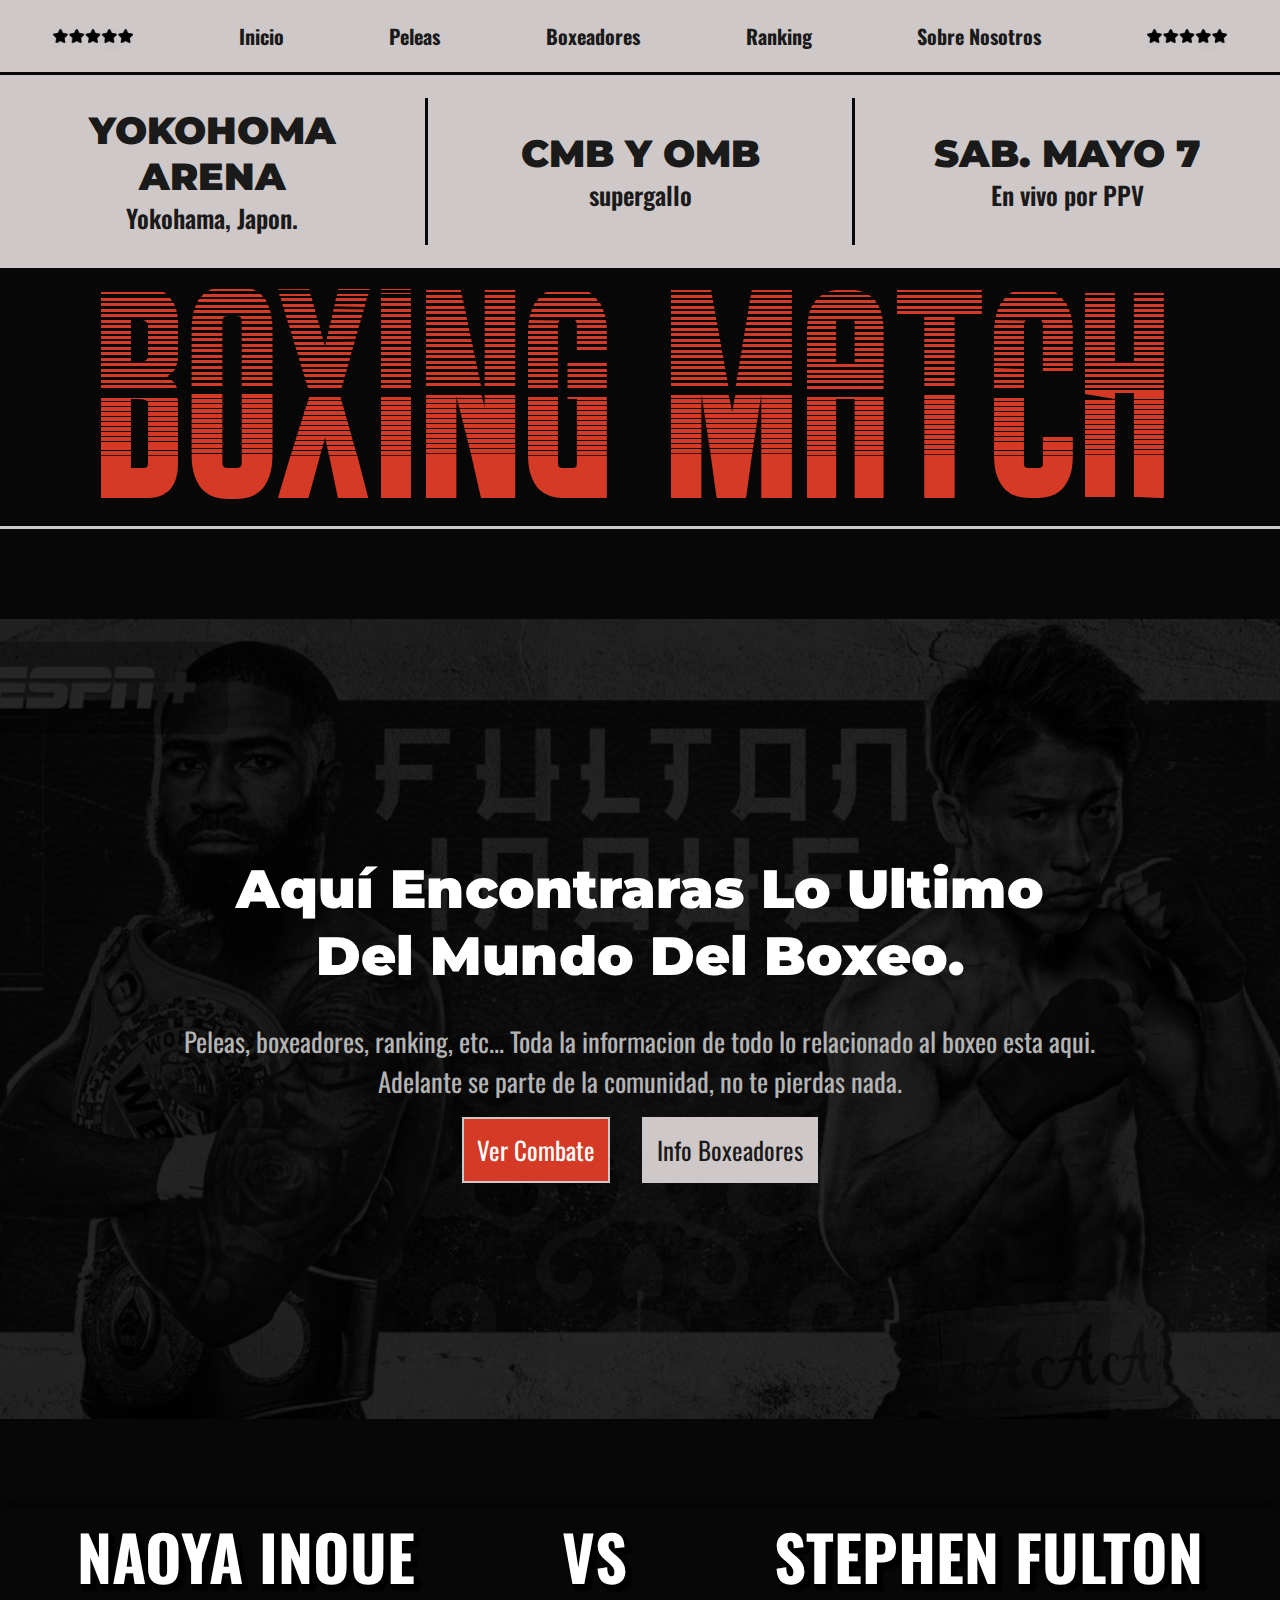
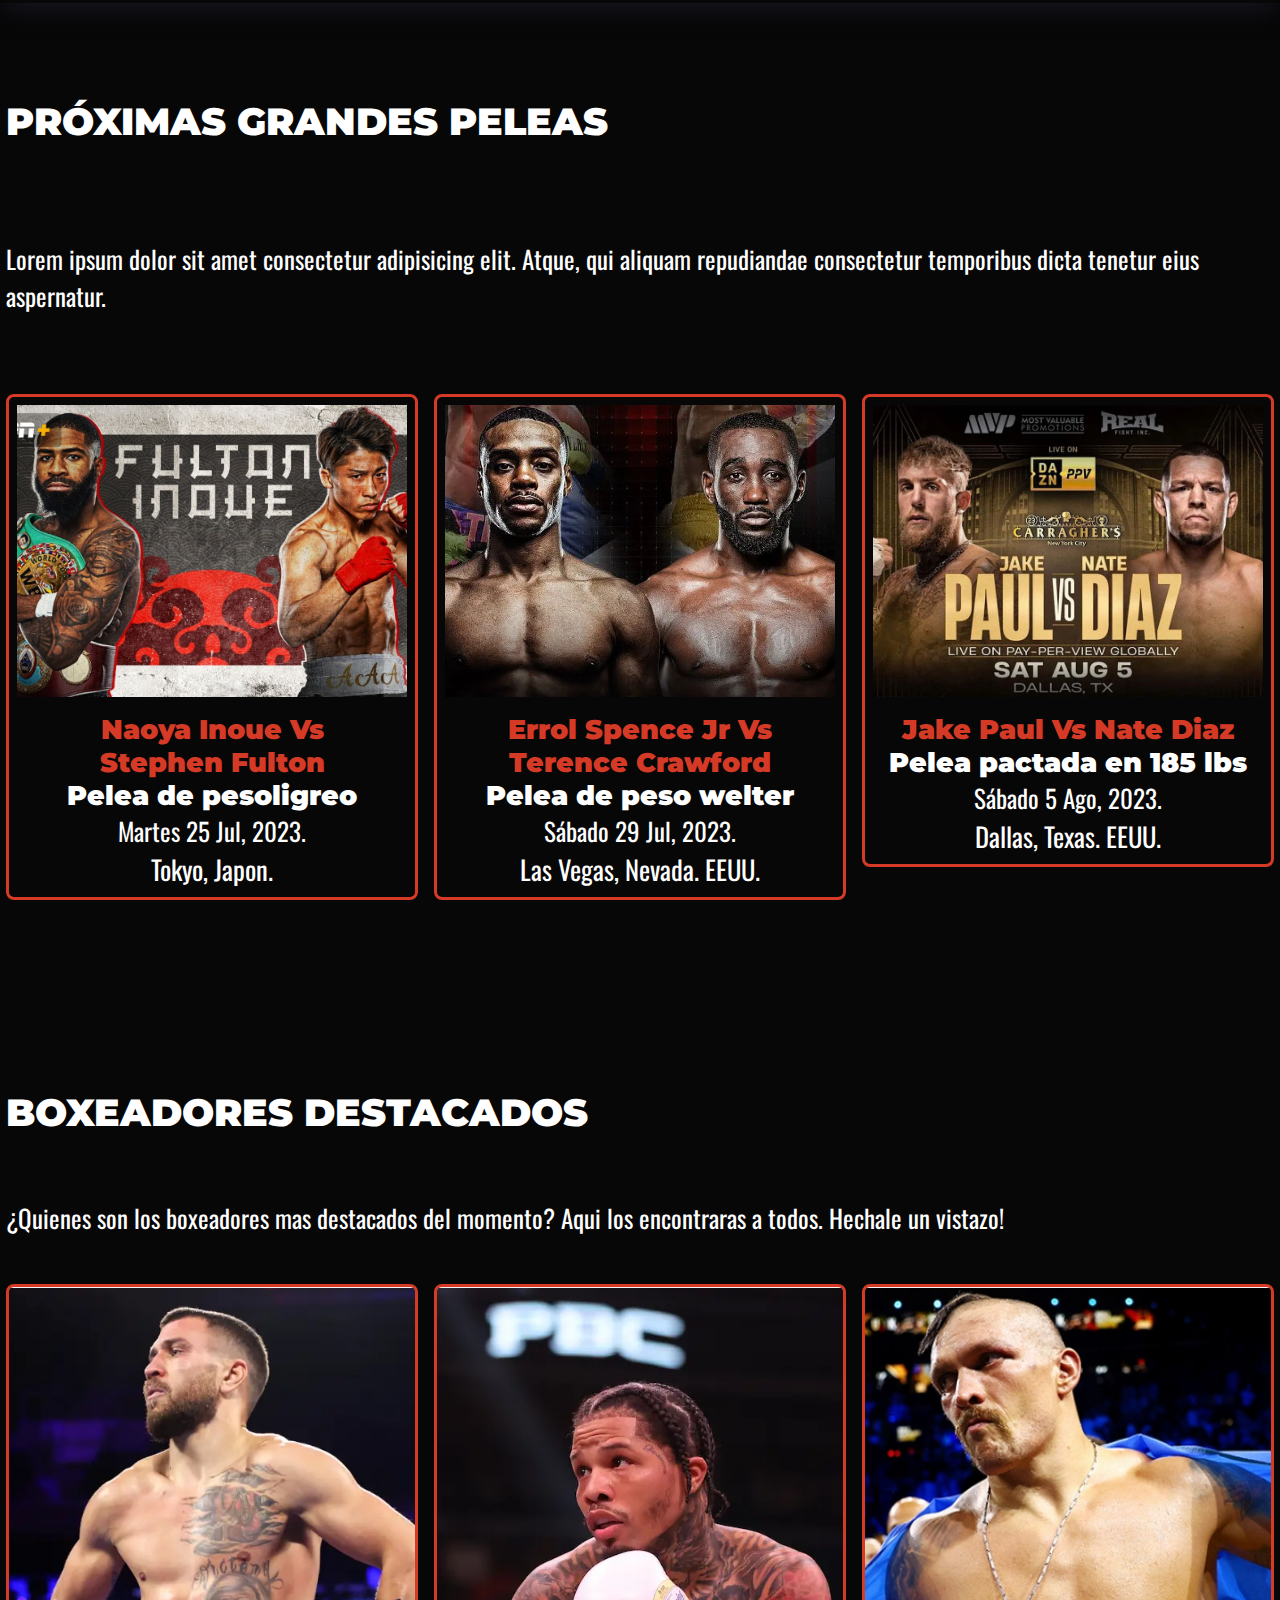
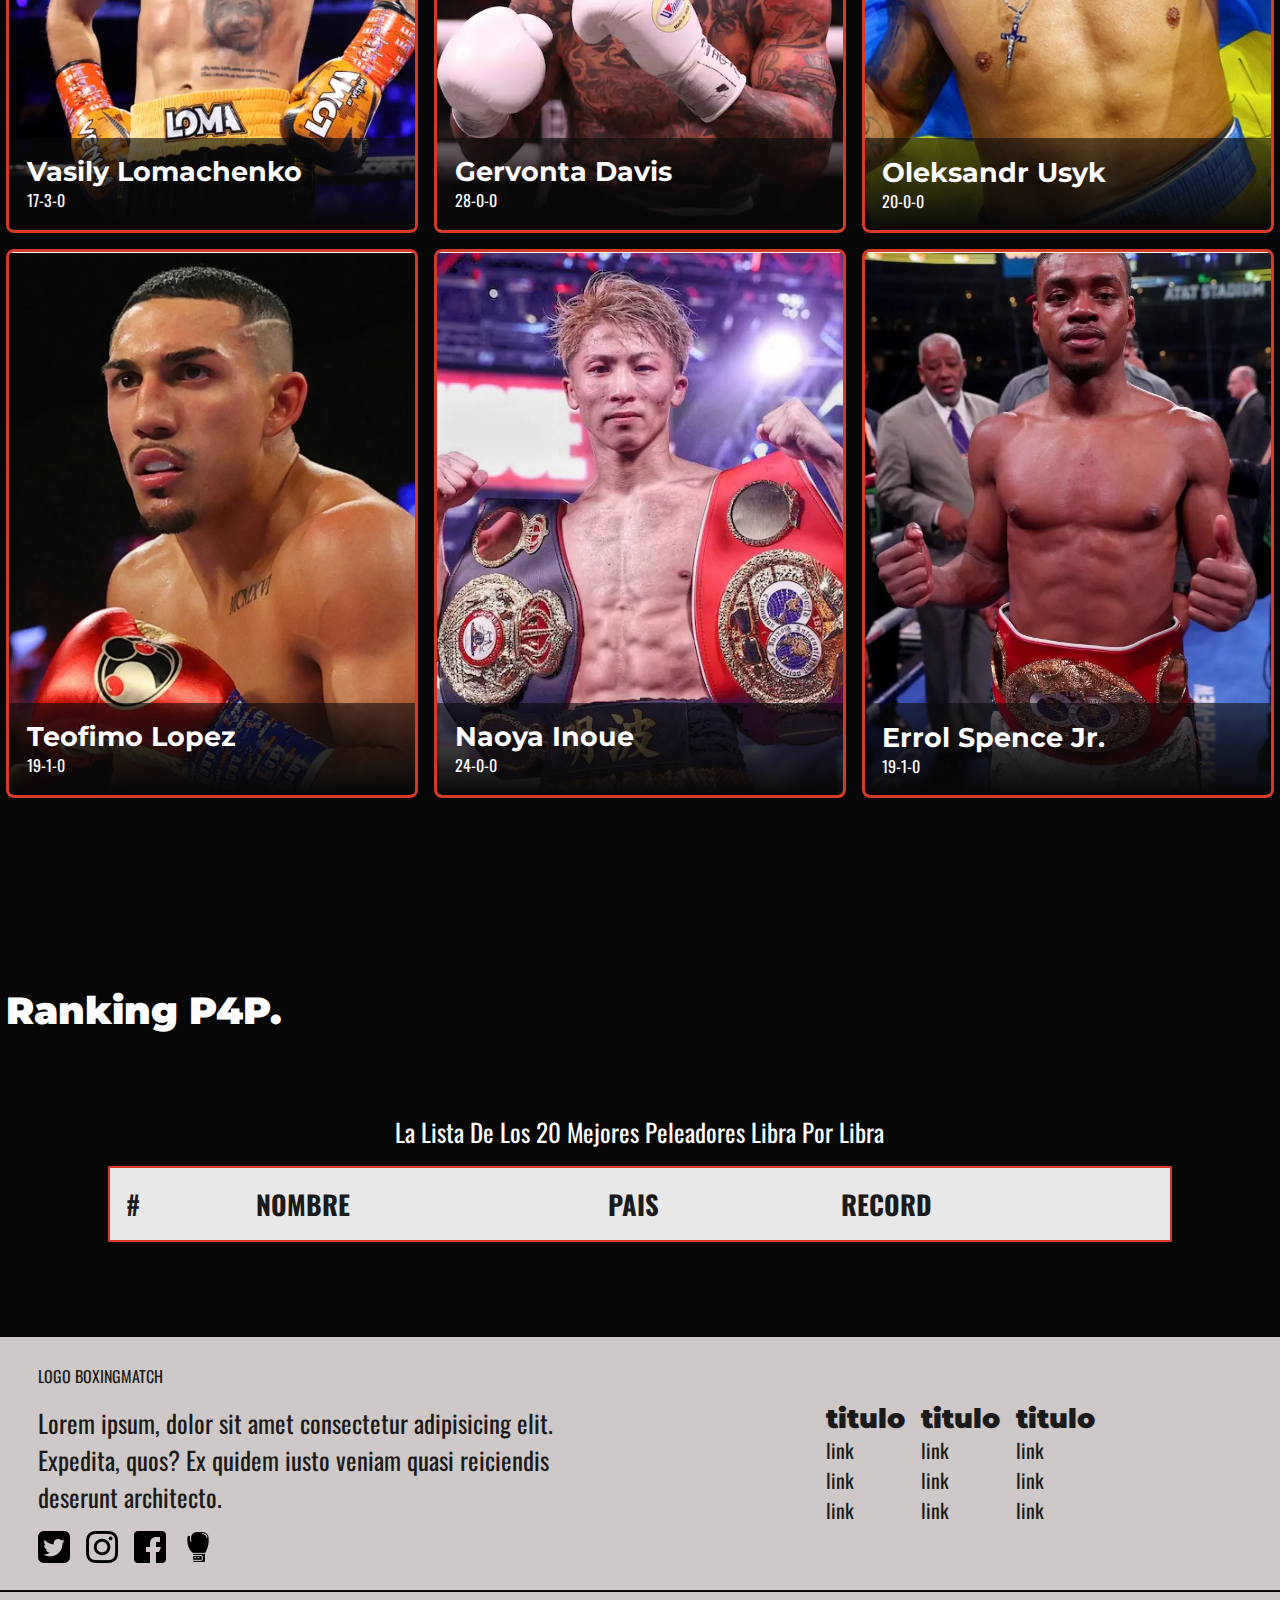
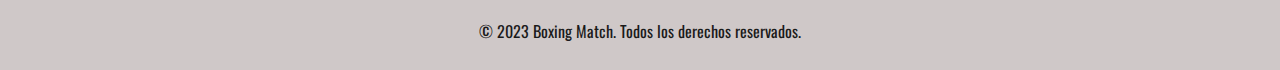
<file: index.html>
<!DOCTYPE html>
<html lang="es">
  <head>
    <meta charset="UTF-8" />
    <meta name="viewport" content="width=device-width, initial-scale=1.0" />
    <!-- Linked fonts -->
    <link rel="preconnect" href="https://fonts.googleapis.com" />
    <link rel="preconnect" href="https://fonts.gstatic.com" crossorigin />
    <link
      href="https://fonts.googleapis.com/css2?family=Oswald:wght@400;600;700&display=swap"
      rel="stylesheet"
    />
    <link rel="preconnect" href="https://fonts.googleapis.com" />
    <link rel="preconnect" href="https://fonts.gstatic.com" crossorigin />
    <link
      href="https://fonts.googleapis.com/css2?family=Montserrat:wght@400;600;700;800&display=swap"
      rel="stylesheet"
    />
    <!-- Link styles -->
    <link rel="stylesheet" href="src/estilos/global.css" />
    <!-- Link script -->
    <script src="src/javascript/script.js" defer></script>
    <title>BOXING MATCH | HOME</title>
  </head>
  <body>
    <header class="header">
      <nav class="header__nav nav">
        <img
          class="icons"
          src="public/icons/rating.avif"
          alt="Iconos de estrellas"
        />
        <a href="#inicio" class="nav__link">Inicio</a>
        <a href="#fights" class="nav__link">peleas</a>
        <a href="#fighters" class="nav__link">boxeadores</a>
        <a href="#ranking" class="nav__link">ranking</a>
        <a href="index.html" class="nav__link">sobre nosotros</a>
        <img
          class="icons"
          src="public/icons/rating.avif"
          alt="Iconos de estrellas"
        />
      </nav>
      <div class="header__sponsor">
        <div class="header__ads">
          <h2>Yokohoma Arena</h2>
          <p>Yokohama, Japon.</p>
        </div>
        <div class="header__ads">
          <h2>CMB y OMB</h2>
          <p>supergallo</p>
        </div>
        <div class="header__ads">
          <h2>SAB. MAYO 7</h2>
          <p>En vivo por PPV</p>
        </div>
      </div>
      <div id="inicio" class="header__logo" aria-label="Logo de la pagina">
        <h1 class="header__h1">BOXING MATCH</h1>
      </div>
    </header>
    <main class="main">
      <section
        class="section main__cover"
        aria-label="Portada del proximo combate"
      >
        <!-- <div class="main__images">
        </div> -->
        <div class="main__text">
          <h2>Aquí encontraras lo ultimo del mundo del boxeo.</h2>
          <p>
            Peleas, boxeadores, ranking, etc... Toda la informacion de todo lo
            relacionado al boxeo esta aqui. Adelante se parte de la comunidad,
            no te pierdas nada.
          </p>
          <div class="main__actions">
            <a class="btn principal" href="/">Ver combate</a>
            <a class="btn secondary" href="/">info boxeadores</a>
          </div>
        </div>
      </section>
      <div class="carousel">
        <span class="carousel__span"> Naoya Inoue</span>
        <span class="carousel__span"> VS </span>
        <span class="carousel__span"> Stephen Fulton </span>
      </div>
      <section
        id="fights"
        class="section peleas"
        aria-label="Proximos combates"
      >
        <h2>PRÓXIMAS GRANDES PELEAS</h2>
        <p>
          Lorem ipsum dolor sit amet consectetur adipisicing elit. Atque, qui
          aliquam repudiandae consectetur temporibus dicta tenetur eius
          aspernatur.
        </p>
        <div id="fights-container" class="peleas__container">
          <!-- Peleas -->
        </div>
      </section>
      <section id="fighters" class="section" aria-label="Peleadores destacados">
        <h2>BOXEADORES DESTACADOS</h2>
        <p>
          ¿Quienes son los boxeadores mas destacados del momento? Aqui los
          encontraras a todos. Hechale un vistazo!
        </p>
        <div id="fighters-container" class="peleas__container">
          <!-- boxers -->
        </div>
      </section>
      <section
        id="ranking"
        class="section"
        aria-label="Ranking de los mejore boxeadores"
      >
        <h2>Ranking P4P.</h2>
        <table id="ranking-p4p" class="table">
          <caption>
            La lista de los 20 mejores peleadores libra por libra
          </caption>
          <thead>
            <tr>
              <th>#</th>
              <th>Nombre</th>
              <th>Pais</th>
              <th>Record</th>
            </tr>
          </thead>
          <tbody id="ranking-container">
            <!-- ranking displayed js -->
          </tbody>
        </table>
      </section>
    </main>
    <footer class="footer">
      <header class="footer__top">
        <div class="footer__info">
          <div class="footer__logo">LOGO BOXINGMATCH</div>
          <p>
            Lorem ipsum, dolor sit amet consectetur adipisicing elit. Expedita,
            quos? Ex quidem iusto veniam quasi reiciendis deserunt architecto.
          </p>
          <div class="footer__socials">
            <a href="index.html" class="footer__socials--link">
              <img
                src="public/icons/signo-de-twitter.png"
                alt="Social media icon"
                class="footer__icons icons"
              />
            </a>
            <a href="index.html" class="footer__socials--link">
              <img
                src="public/icons/instagram.png"
                alt="Social media icon"
                class="footer__icons icons"
              />
            </a>
            <a href="index.html" class="footer__socials--link">
              <img
                src="public/icons/facebook.png"
                alt="Social media icon"
                class="footer__icons icons"
              />
            </a>
            <a href="index.html" class="footer__socials--link">
              <img
                src="public/icons/guante-de-boxeo.png"
                alt="Social media icon"
                class="footer__icons icons"
              />
            </a>
          </div>
        </div>
        <div class="footer__action">
          <ul class="footer__ul">
            <li><h3>titulo</h3></li>
            <li><a href="index.html">link</a></li>
            <li><a href="index.html">link</a></li>
            <li><a href="index.html">link</a></li>
          </ul>
          <ul class="footer__ul">
            <li><h3>titulo</h3></li>
            <li><a href="index.html">link</a></li>
            <li><a href="index.html">link</a></li>
            <li><a href="index.html">link</a></li>
          </ul>
          <ul class="footer__ul">
            <li><h3>titulo</h3></li>
            <li><a href="index.html">link</a></li>
            <li><a href="index.html">link</a></li>
            <li><a href="index.html">link</a></li>
          </ul>
        </div>
      </header>
      <div class="copyright">
        &copy; 2023 Boxing Match. Todos los derechos reservados.
      </div>
    </footer>
  </body>
</html>
</file>
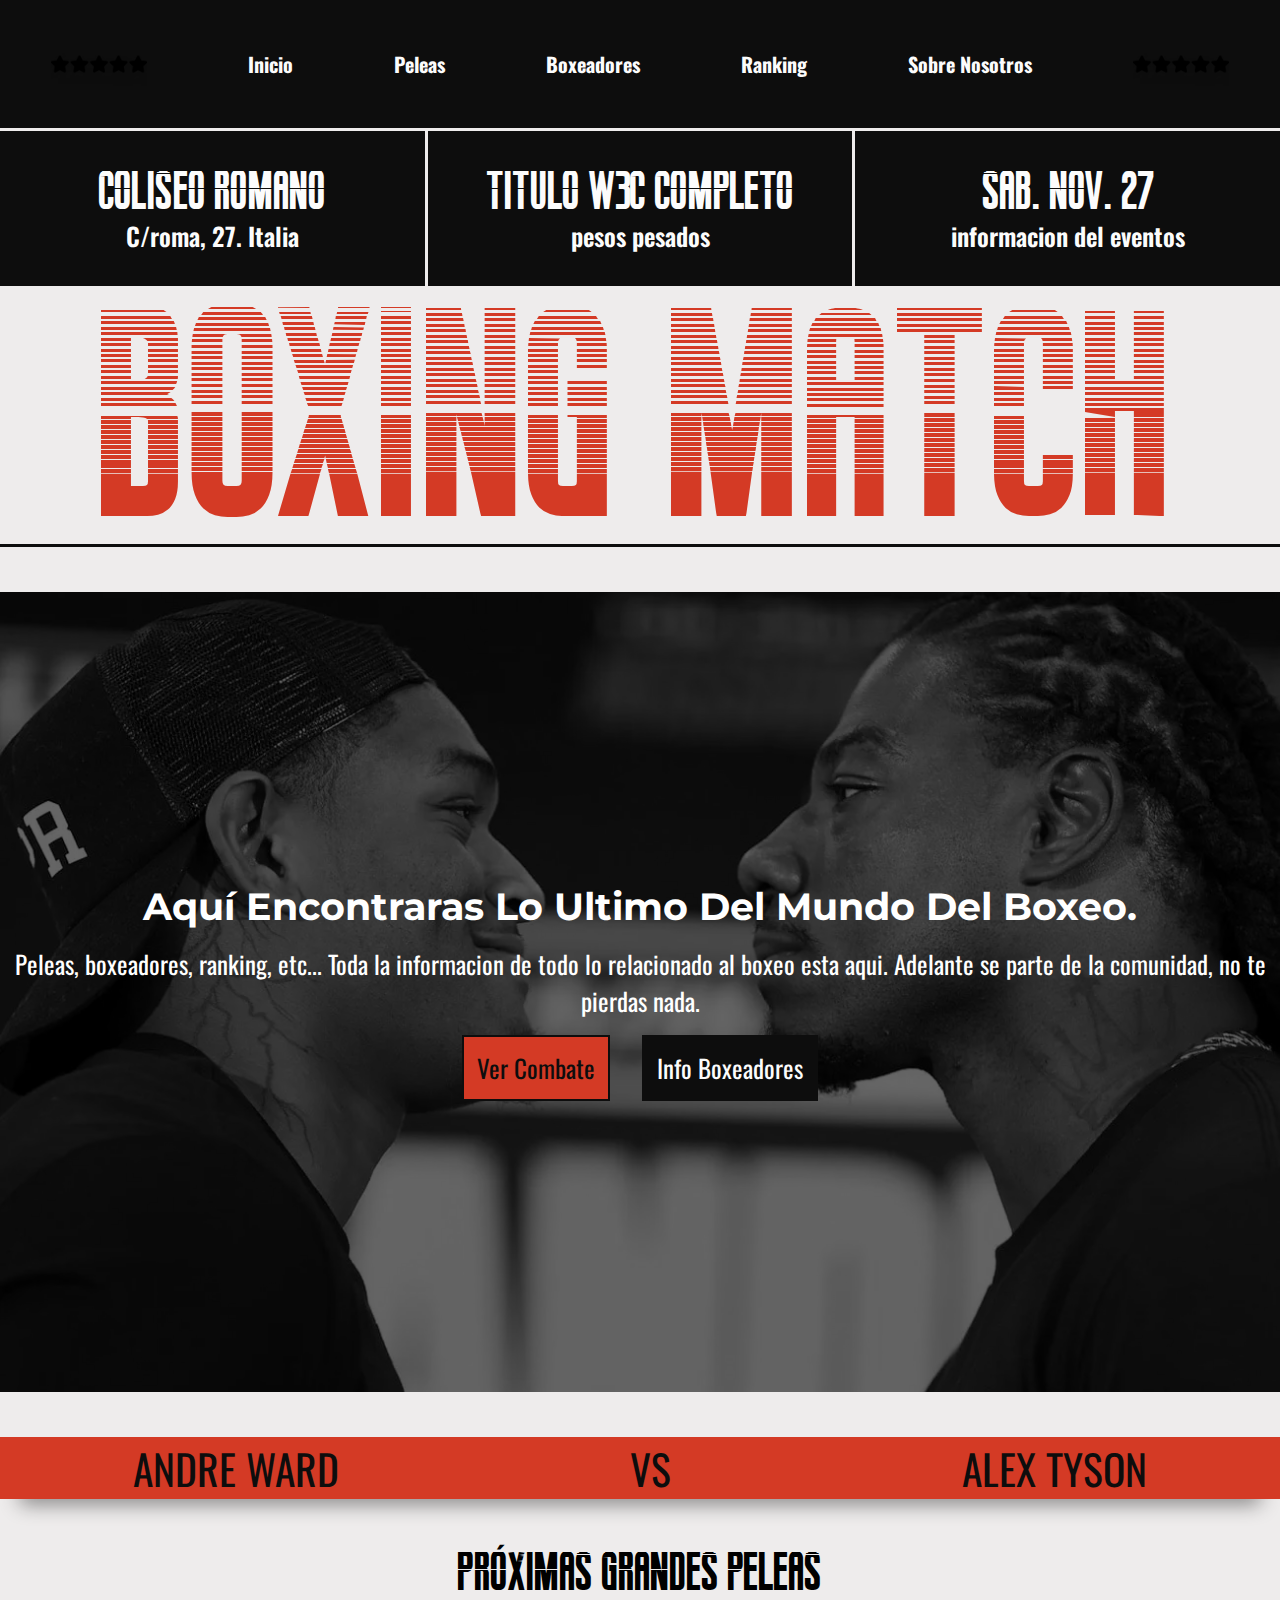
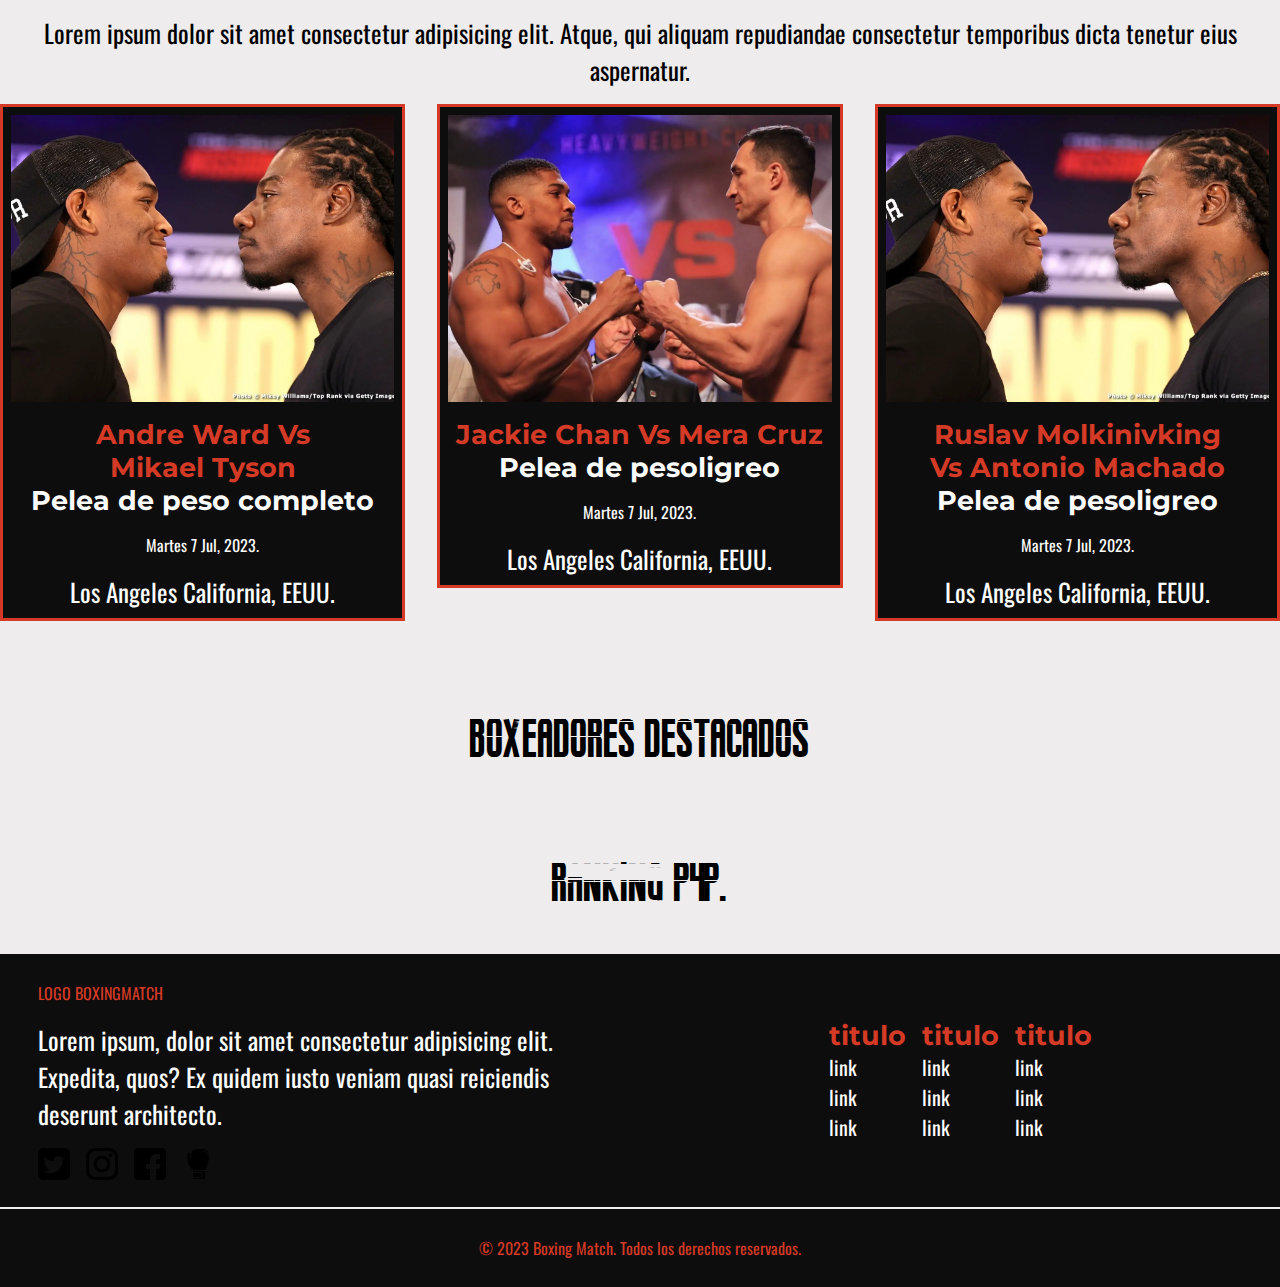
<file: website/index.html>
<!DOCTYPE html>
<html lang="es">
  <head>
    <meta charset="UTF-8" />
    <meta name="viewport" content="width=device-width, initial-scale=1.0" />
    <link rel="preconnect" href="https://fonts.googleapis.com" />
    <link rel="preconnect" href="https://fonts.gstatic.com" crossorigin />
    <link
      href="https://fonts.googleapis.com/css2?family=Oswald:wght@400;600;700&display=swap"
      rel="stylesheet"
    />
    <link rel="preconnect" href="https://fonts.googleapis.com" />
    <link rel="preconnect" href="https://fonts.gstatic.com" crossorigin />
    <link
      href="https://fonts.googleapis.com/css2?family=Montserrat:wght@400;600;700;800&display=swap"
      rel="stylesheet"
    />
    <link rel="stylesheet" href="src/estilos/global.css" />
    <script src="src/javascript/script.js" defer></script>
    <title>BOXING MATCH | HOME</title>
  </head>
  <body>
    <header class="header">
      <nav class="header__nav nav">
        <img src="public/icons/rating.avif" alt="Iconos de estrellas" />
        <a href="index.html" class="nav__link">Inicio</a>
        <a href="#fights-container" class="nav__link">peleas</a>
        <a href="#fighters-container" class="nav__link">boxeadores</a>
        <a href="#ranking-container" class="nav__link">ranking</a>
        <a href="index.html" class="nav__link">sobre nosotros</a>
        <img src="public/icons/rating.avif" alt="Iconos de estrellas" />
      </nav>
      <div class="header__sponsor">
        <div class="header__ads">
          <h2>Coliseo romano</h2>
          <p>C/roma, 27. Italia</p>
        </div>
        <div class="header__ads">
          <h2>TITULO W3C COMPLETO</h2>
          <p>pesos pesados</p>
        </div>
        <div class="header__ads">
          <h2>SAB. NOV. 27</h2>
          <p>informacion del eventos</p>
        </div>
      </div>
      <div class="header__logo" aria-label="Logo de la pagina">
        <h1 class="header__h1">BOXING MATCH</h1>
      </div>
    </header>
    <main class="main">
      <section class="section main__cover">
        <!-- <div class="main__images">
        </div> -->
        <div class="main__text">
          <h2>Aquí encontraras lo ultimo del mundo del boxeo.</h2>
          <p>
            Peleas, boxeadores, ranking, etc... Toda la informacion de todo lo
            relacionado al boxeo esta aqui. Adelante se parte de la comunidad,
            no te pierdas nada.
          </p>
          <div class="main__actions">
            <a class="btn principal" href="/">Ver combate</a>
            <a class="btn secondary" href="/">info boxeadores</a>
          </div>
        </div>
      </section>
      <div class="carousel">
        <span class="carousel__span"> ANDRE WARD </span>
        <span class="carousel__span"> VS </span>
        <span class="carousel__span"> ALEX TYSON </span>
      </div>
      <section class="section peleas">
        <h2>PRÓXIMAS GRANDES PELEAS</h2>
        <p>
          Lorem ipsum dolor sit amet consectetur adipisicing elit. Atque, qui
          aliquam repudiandae consectetur temporibus dicta tenetur eius
          aspernatur.
        </p>
        <div id="fights-container" class="peleas__container">
          <!-- Peleas -->
        </div>
      </section>
      <section class="section">
        <h2>BOXEADORES DESTACADOS</h2>
        <div id="fighters-container" class="peleas__container">
          <!-- Peleas -->
        </div>
      </section>
      <section id="ranking-container" class="section">
        <h2>Ranking P4P.</h2>
      </section>
      <!-- <section id="fighters-container" class="section">
        <h2>Campeones.</h2>
      </section> -->
    </main>
    <footer class="footer">
      <header class="footer__top">
        <div class="footer__info">
          <div class="footer__logo">LOGO BOXINGMATCH</div>
          <p>
            Lorem ipsum, dolor sit amet consectetur adipisicing elit. Expedita,
            quos? Ex quidem iusto veniam quasi reiciendis deserunt architecto.
          </p>
          <div class="footer__socials">
            <a href="index.html" class="footer__socials--link">
              <img
                src="public/icons/signo-de-twitter.png"
                alt="Social media icon"
                class="footer__icons"
              />
            </a>
            <a href="index.html" class="footer__socials--link">
              <img
                src="public/icons/instagram.png"
                alt="Social media icon"
                class="footer__icons"
              />
            </a>
            <a href="index.html" class="footer__socials--link">
              <img
                src="public/icons/facebook.png"
                alt="Social media icon"
                class="footer__icons"
              />
            </a>
            <a href="index.html" class="footer__socials--link">
              <img
                src="public/icons/guante-de-boxeo.png"
                alt="Social media icon"
                class="footer__icons"
              />
            </a>
          </div>
        </div>
        <div class="footer__action">
          <ul class="footer__ul">
            <li><h3>titulo</h3></li>
            <li><a href="index.html">link</a></li>
            <li><a href="index.html">link</a></li>
            <li><a href="index.html">link</a></li>
          </ul>
          <ul class="footer__ul">
            <li><h3>titulo</h3></li>
            <li><a href="index.html">link</a></li>
            <li><a href="index.html">link</a></li>
            <li><a href="index.html">link</a></li>
          </ul>
          <ul class="footer__ul">
            <li><h3>titulo</h3></li>
            <li><a href="index.html">link</a></li>
            <li><a href="index.html">link</a></li>
            <li><a href="index.html">link</a></li>
          </ul>
        </div>
      </header>
      <div class="copyright">
        &copy; 2023 Boxing Match. Todos los derechos reservados.
      </div>
    </footer>
  </body>
</html>
</file>
<file: src/estilos/global.css>
@font-face {
  font-family: 'Boxing';
  font-weight: bold;
  src: url('../../public/fonts/boxing-striped.woff2') format('woff2'),
    url('../../public/fonts/boxing-striped\(1\).woff2') format('woff2'),
    url('../../public/fonts/boxing.woff2') format('woff2');
}

@font-face {
  font-family: 'fighter';
  font-weight: 400;
  src: url(../../public/fonts/brackley-demo.regular.ttf);
}

:root {
  --fs--2: clamp(0.78rem, calc(0.77rem + 0.03vw), 0.8rem);
  --fs--1: clamp(0.94rem, calc(0.92rem + 0.11vw), 1rem);
  --fs-0: clamp(1.13rem, calc(1.08rem + 0.22vw), 1.25rem);
  --fs-1: clamp(1.35rem, calc(1.28rem + 0.37vw), 1.56rem);
  --fs-2: clamp(1.4rem, calc(1.2rem + 0.58vw), 1.95rem);
  --fs-3: clamp(2rem, calc(1rem + 1.7vw), 4rem);
  --fs-4: clamp(2.5rem, calc(1rem + 3vw), 5rem);
  --fs-5: clamp(2rem, calc(1rem + 15vw), 18rem);
  --ff-boxing: 'fighter';
  --ff-boxing: 'Boxing';

  --text: hsl(0, 0%, 100%);
  --text-2: hsl(0, 0%, 10%);
  --background: #080707;
  --background-2: #cfc8c8;
  --primary-button: #858893;
  --secondary-button: #000000;
  --accent: hsl(7, 70%, 49%);
}

/* @media (prefers-color-scheme: light) {
  :root {
    --text: hsl(0, 0%, 5%);
    --text-2: hsl(0, 0%, 99%);
    --background: hsl(0, 7%, 93%);
    --background-2: hsl(0, 0%, 5%);
    --primary-button: hsl(227, 6%, 55%);
    --secondary-button: hsl(0, 0%, 0%);
    --accent: hsl(7, 70%, 49%);
  }
} */

html {
  font-size: 100%;
  /* color-scheme: dark light; */
  box-sizing: border-box;
  scroll-behavior: smooth;
}

*,
*::after,
*::before {
  box-sizing: inherit;
  margin: 0;
  padding: 0;

  /* outline: 1px solid grey; */
}

body {
  background-color: var(--background);
  color: var(--text);
  font-family: 'Oswald', sans-serif;
}

img,
video {
  max-width: 100%;
  display: block;
}

a,
a:active {
  text-decoration: none;
}

button {
  background-color: transparent;
  border: transparent 1px solid;
}

ul {
  list-style-type: none;
}

h1,
h2,
h3,
h4 {
  font-family: 'Montserrat', sans-serif;
  font-weight: 900;
  text-wrap: balance;
}

h1 {
  font-family: var(--ff-boxing);
}

h2 {
  font-size: var(--fs-3);
}

h3 {
  font-size: var(--fs-2);
}

p {
  font-size: var(--fs-1);
}

.section {
  padding: 0.5vh 0.5vw;
  margin-block: 10vh;
  gap: 3rem;
}

section h2 {
  margin-bottom: 1rem;
}

.btn {
  font-size: var(--fs-1);
  padding: 0.8rem;
  border: 2px solid var(--background-2);
  margin-inline: 1rem;
  width: fit-content;
  text-transform: capitalize;
  transition: all 0.2s linear;
}

.principal {
  background-color: var(--accent);
  color: var(--text);
}

.principal:hover {
  background-color: hsla(0, 0%, 0%, 0.5);
}

.secondary {
  background-color: var(--background-2);
  color: var(--text-2);
}
.secondary:hover {
  background-color: var(--background);
  color: var(--text);
}

.highlight {
  color: var(--accent);
}

.icons.icons-light {
  filter: brightness(0) invert(1);
}

.header,
.header__nav,
.header__sponsor,
.header__logo,
.main,
.main__text,
.main__actions,
.carousel,
.section,
.peleas__article,
.footer,
.footer__top,
.footer__info,
.footer__action,
.footer__socials,
.copyright {
  display: flex;
}

.header,
.header__logo,
.main,
.main__text,
.section,
.peleas__article,
.footer,
.footer__info {
  flex-direction: column;
}

.header {
  justify-content: start;
  background-color: var(--background-2);
  border-bottom: 3px solid var(--background-2);
}

.header__nav {
  padding-block: 1rem;
  justify-content: space-around;
  align-items: center;
  flex-wrap: wrap;
  border-bottom: 3px solid var(--background);
}

.fixed-nav {
  position: fixed;
  inset: 0 0 auto 0;
  height: fit-content;
  background-color: var(--background-2);
  z-index: 999;
}

@media (width < 40em) {
  .header__nav {
    display: none;
  }
}

.header__nav img {
  width: 5rem;
  object-fit: cover;
  aspect-ratio: 16/8;
}

.nav__link {
  text-transform: capitalize;
  color: var(--text-2);
  font-weight: 700;
  font-size: var(--fs-0);
  transition: all 0.17s linear;
}

.nav__link:hover {
  color: var(--accent);
  transform: scale(1.1, 1.1);
  text-decoration: underline;
  text-decoration-color: var(--accent);
  text-decoration-thickness: 4px;
}
.header__sponsor {
  flex-wrap: wrap;
  justify-content: space-between;
  align-items: center;
  color: var(--text-2);
  font-weight: 600;
}

.header__sponsor h2 {
  text-transform: uppercase;
}
.header__ads {
  padding: 2rem;
  flex: 1;
  text-align: center;
  color: var(--text-2);
}
.header__ads:nth-child(2) {
  border-inline: 3px solid var(--background);
}

@media (width < 40em) {
  .header__ads:nth-child(2) {
    border: none;
    border-right: 3px solid var(--background);
  }
}
.header__logo {
  background-color: var(--background);
}
.header__h1 {
  color: var(--accent);
  text-align: center;
  line-height: 1.24;
  white-space: nowrap;
  font-size: var(--fs-5);
}

.main {
  width: min(100%, 105em);
  margin: 0 auto;
}
.main__cover {
  display: grid;
  place-items: center;
  position: relative;
  isolation: isolate;
  align-items: center;
  height: 50em;
  width: 100%;
  aspect-ratio: 16/9;
}

.main__cover::before {
  content: '';
  position: absolute;
  top: 0;
  left: 0;
  width: 100%;
  height: 100%;
  background-image: url(../../public/images/posters/cover-fight.jpg);
  background-repeat: no-repeat;
  background-position: center;
  background-size: cover;
  filter: grayscale(100%) brightness(15%);
}

.main__text {
  text-align: center;
  position: relative;
  align-items: center;
  gap: 1rem;
  color: hsl(0, 0%, 100%);
}

.main__text h2 {
  font-family: 'Montserrat', sans-serif;
  text-transform: capitalize;
  font-size: var(--fs-4);
}

.main__text p {
  font-size: var(--fs-2);
  color: #b3b3b3;
  width: min(100%, 35em);
  margin-inline: auto;
}

.carousel {
  gap: 1.5rem;
  padding: 1rem;
  flex-wrap: wrap;
  align-items: center;
  justify-content: space-around;
  text-align: center;
  text-transform: uppercase;
  box-shadow: hsla(240, 30%, 28%, 0.25) 0px 13px 27px -5px,
    hsla(0, 0%, 10%, 0.5) 0px 8px 16px -8px;
  /* background-color: var(--accent); */
  /* box-shadow: hsla(0, 0%, 0%, 0.45) 0px 25px 20px -20px; */
}
.carousel__span {
  font-size: clamp(3rem, calc(1.5rem + 3vw), 5rem);
  line-height: 1;
  font-weight: 700;
  color: white;
  text-shadow: 0 1px 0px hsl(0, 0%, 0%), 1px 0 0px black, 1px 2px 1px black,
    2px 1px 1px black, 2px 3px 2px black, 3px 2px 2px black, 3px 4px 2px black,
    4px 3px 3px black, 4px 5px 3px black, 5px 4px 2px black, 5px 6px 2px black;
}

.peleas {
  /* justify-content: center; */
  /* align-items: center; */
  /* text-align: center; */
  margin-block: 10vh;
  display: flex;
  flex-direction: column;
  gap: 5rem;
  text-align: left;
}

.peleas__container {
  display: grid;
  /* grid-template-columns: repeat(auto-fit, minmax(min(20em, 100%), 1fr)); */
  grid-template-columns: repeat(3, 1fr);
  text-align: center;
  gap: 1rem;
}
@media (width < 40em) {
  .peleas__container {
    grid-template-columns: repeat(1, 1fr);
  }
}
/* no correo, no telefono. Añadir 
CV. Disponibilidad 6 u 8 horas. */
.peleas__article {
  flex-basis: 10em;
  flex-grow: 1;
  background-color: var(--background-1);
  color: var(--text);
  border: 3px solid var(--accent);
  border-radius: 0.5rem;
  gap: 1rem;
  padding: 0.5rem;
  height: fit-content;
}

.peleas__article img {
  aspect-ratio: 4/3;
  object-fit: cover;
}

.article__date {
  font-size: var(--fs-1);
}

.peleas__article p {
  font-size: var(--fs-2);
}

.card {
  --trans-time: 1.2s;
  /* flex-basis: 18em;
  flex-grow: 1; */
  aspect-ratio: 12/16;
  position: relative;
  background-color: #f2f2f2;
  display: flex;
  align-items: center;
  justify-content: center;
  overflow: hidden;
  /* perspective: 1000px; */
  /* transition: all var(--trans-time) cubic-bezier(0.175, 0.885, 0.32, 1.275); */
  border: 3px solid var(--accent);
  border-radius: 0.5rem;
}

.card img {
  aspect-ratio: 12/16;
  width: 100%;
  object-fit: cover;
  /* transition: all var(--trans-time) cubic-bezier(0.175, 0.885, 0.32, 1.275); */
  background-color: var(--background);
}

.card__content {
  position: absolute;
  inset: auto 0 0 0;
  padding: 1.1rem;
  color: var(--text);
  background: linear-gradient(hsla(0, 0%, 4%, 0.6), var(--background) 100%);
  text-align: left;
  z-index: 5;
  height: fit-content;
  /* transition: all var(--trans-time) cubic-bezier(0.175, 0.885, 0.32, 1.275); */
}

/* .card:hover .card__content {
  transform: rotateX(0deg);
} */

.card__title {
  font-size: var(--fs-2);
  font-weight: 700;
}

/* .card:hover img {
  scale: 0;
} */

.card__description {
  margin: 10px 0 0;
  font-size: var(--fs-0);
  color: var(--text-2);
  line-height: 1.4;
}

/* ============================ */
/* ============================ */

.peleas-video {
  display: flex;
  align-items: center;
  justify-content: center;
  gap: 1rem;
  background-color: var(--accent);
  margin-block: 20vh;
}

.peleas-video h2 {
  color: #000000;
  text-transform: uppercase;
}

.peleas-video > * {
  flex-basis: 20em;
  flex-grow: 1;
}

.peleas-video iframe {
  width: 100%;
  display: block;
  aspect-ratio: 9/16;
}

/* ============================ */
/* ============================ */

.table {
  text-align: left;
  background-color: hsl(0, 0%, 10%);
  color: hsl(0, 0%, 77%);
  border-collapse: collapse;
  border: 2px solid var(--accent);
  font-size: var(--fs-2);
  width: min(100%, 40em);
  margin-inline: auto;
}

.table th,
.table td,
.table caption {
  padding: 1rem;
}

.table th {
  background-color: hsl(0 0% 100% / 0.9);
  color: hsl(0, 0%, 10%);
  text-transform: uppercase;
  font-weight: bolder;
  font-size: var(--fs-2);
}

.table tr:nth-child(2n) {
  background-color: var(--background);
  color: var(--text);
}

.table caption {
  background-color: var(--background);
  color: var(--text);
  font-size: var(--fs-1);
  text-transform: capitalize;
}

@media (width < 40em) {
  .table th {
    display: none;
  }
  .table td {
    display: block;
    font-size: 1.9rem;
  }

  .table td::before {
    content: attr(data-cell) ': ';
    font-weight: 700;
    text-transform: uppercase;
    margin-right: 10px;
  }
}

/* ============================ */
/* ============================ */

.footer {
  background-color: var(--background-2);
  color: var(--text-2);
}

.footer__top {
  flex-wrap: wrap;
}

.footer__info,
.footer__action {
  flex-basis: 20em;
  flex-grow: 1;
  gap: 1rem;
  padding: 3vh 3vw;
  /* align-items: start; */
  justify-content: center;
}
.footer__action {
  align-items: center;
}
.footer__info p {
  color: var(--text-2);
}
.footer__action a {
  color: var(--text-2);
  font-size: var(--fs-0);
}

.copyright {
  border-top: solid 2px var(--background);
  justify-content: center;
  align-items: center;
  padding: 3vh 3vw;
}

.footer__socials {
  gap: 1rem;
}

.footer__socials--link img {
  width: 2rem;
  aspect-ratio: 1;
}
</file>
<file: website/src/estilos/global.css>
@font-face {
  font-family: 'Boxing';
  font-weight: bold;
  src: url('../../public/fonts/boxing-striped.woff2') format('woff2'),
    url('../../public/fonts/boxing-striped\(1\).woff2') format('woff2'),
    url('../../public/fonts/boxing.woff2') format('woff2');
}

@font-face {
  font-family: 'fighter';
  font-weight: 400;
  src: url(../../public/fonts/brackley-demo.regular.ttf);
}

:root {
  --fs--2: clamp(0.78rem, calc(0.77rem + 0.03vw), 0.8rem);
  --fs--1: clamp(0.94rem, calc(0.92rem + 0.11vw), 1rem);
  --fs-0: clamp(1.13rem, calc(1.08rem + 0.22vw), 1.25rem);
  --fs-1: clamp(1.35rem, calc(1.28rem + 0.37vw), 1.56rem);
  --fs-2: clamp(1.4rem, calc(1.2rem + 0.58vw), 1.95rem);
  --fs-3: clamp(2rem, calc(1rem + 1.7vw), 4rem);
  --fs-4: clamp(2.33rem, calc(1rem + 2vw), 4.05rem);
  --fs-5: clamp(2rem, calc(1rem + 15vw), 18rem);
  --ff-boxing: 'fighter';
  --ff-boxing: 'Boxing';

  --text: hsl(0, 0%, 100%);
  --text-2: hsl(0, 0%, 10%);
  --background: #080707;
  --background-2: #cfc8c8;
  --primary-button: #858893;
  --secondary-button: #000000;
  --accent: hsl(7, 70%, 49%);
}

@media (prefers-color-scheme: light) {
  :root {
    --text: hsl(0, 0%, 5%);
    --text-2: hsl(0, 0%, 99%);
    --background: hsl(0, 7%, 93%);
    --background-2: hsl(0, 0%, 5%);
    --primary-button: hsl(227, 6%, 55%);
    --secondary-button: hsl(0, 0%, 0%);
    --accent: hsl(7, 70%, 49%);
  }
}

html {
  font-size: 100%;
  color-scheme: dark light;
  box-sizing: border-box;
  scroll-behavior: smooth;
}

*,
*::after,
*::before {
  box-sizing: inherit;
  margin: 0;
  padding: 0;

  /* outline: 1px solid grey; */
}

body {
  background-color: var(--background);
  font-family: 'Oswald', sans-serif;
}

img,
video {
  max-width: 100%;
  display: block;
}

a,
a:active {
  text-decoration: none;
}

button {
  background-color: transparent;
  border: transparent 1px solid;
}

ul {
  list-style-type: none;
}

h1,
h2,
h3,
h4 {
  font-family: 'Montserrat', sans-serif;
  font-weight: 700;
  text-wrap: balance;
}

h1 {
  font-family: var(--ff-boxing);
}

h2 {
  font-size: var(--fs-3);
  font-family: var(--ff-boxing);
}

h3 {
  font-size: var(--fs-2);
}

p {
  font-size: var(--fs-1);
  /* color: var(--text); */
}

.section {
  margin: 5vh 0;
  text-align: center;
}

.btn {
  font-size: var(--fs-1);
  padding: 0.8rem;
  border: 2px solid var(--background-2);
  margin-inline: 1rem;
  width: fit-content;
  text-transform: capitalize;
}

.principal {
  background-color: var(--accent);
  color: var(--text);
}

.secondary {
  background-color: var(--background-2);
  color: var(--text-2);
}

.highlight {
  color: var(--accent);
}

.header,
.header__nav,
.header__sponsor,
.header__logo,
.main,
.main__text,
.main__actions,
.carousel,
.section,
.peleas__article,
.footer,
.footer__top,
.footer__info,
.footer__action,
.footer__socials,
.copyright {
  display: flex;
}

.header,
.header__logo,
.main,
.main__text,
.section,
.peleas__article,
.footer,
.footer__info {
  flex-direction: column;
}

.header {
  background-color: var(--background-2);
  /* margin: 1rem; */
  border-bottom: 3px solid var(--background-2);
}

.header__nav {
  padding-block: 1rem;
  justify-content: space-around;
  flex-wrap: wrap;
  border-bottom: 3px solid var(--background);
  align-items: center;
}

.fixed-nav {
  position: fixed;
  inset: 0 0 auto 0;
  height: fit-content;
  background-color: var(--background-2);
  z-index: 999;
}

@media (width < 40em) {
  .header__nav {
    display: none;
  }
}

.header__nav img {
  width: 6rem;
}

.nav__link {
  text-transform: capitalize;
  color: var(--text-2);
  font-weight: 700;
  font-size: var(--fs-0);
  transition: all 0.17s linear;
}

.nav__link:hover {
  color: var(--accent);
  transform: scale(1.1, 1.1);
  text-decoration: underline;
  text-decoration-color: var(--accent);
  text-decoration-thickness: 4px;
}
.header__sponsor {
  flex-wrap: wrap;
  justify-content: space-between;
  align-items: center;
  color: var(--text-2);
  font-weight: 600;
}

.header__sponsor h2 {
  text-transform: uppercase;
}
.header__ads {
  padding: 2rem;
  flex: 1;
  text-align: center;
  color: var(--text-2);
}
.header__ads:nth-child(2) {
  border-inline: 3px solid var(--background);
}
.header__logo {
  background-color: var(--background);
}
.header__h1 {
  color: var(--accent);
  text-align: center;
  /* font-size: 18rem; */
  line-height: 1.24;
  white-space: nowrap;
  font-size: var(--fs-5);
}

.main {
  /* align-items: center; */
  width: min(100%, 101.875em);
  margin: 0 auto;
}
.main__cover {
  display: grid;
  place-items: center;
  position: relative;
  isolation: isolate;
  align-items: center;
  height: 50em;
  aspect-ratio: 16/9;
}

.main__cover::before {
  content: '';
  position: absolute;
  top: 0;
  left: 0;
  width: 100%;
  height: 100%;
  background-image: url(../../public/images/article-images/article-fight-img.webp);
  background-repeat: no-repeat;
  background-position: center;
  background-size: cover;
  filter: grayscale(100%) brightness(40%);
}

.main__text {
  position: relative;
  align-items: center;
  gap: 1rem;
  color: hsl(0, 0%, 100%);
}

.main__text h2 {
  font-family: 'Montserrat', sans-serif;
  text-transform: capitalize;
}

.carousel {
  gap: 1.5rem;
  background-color: var(--accent);
  justify-content: space-around;
  align-items: center;
  box-shadow: hsla(0, 0%, 0%, 0.45) 0px 25px 20px -20px;
}
.carousel__span {
  color: var(--text);
  font-size: var(--fs-4);
  text-align: center;
}

.peleas {
  gap: 1rem;
  justify-content: center;
  align-items: center;
  text-align: center;
}
.peleas__container {
  display: grid;
  grid-template-columns: repeat(auto-fit, minmax(min(18em, 100%), 1fr));
  gap: 2rem;
}

.peleas__article {
  background-color: var(--background-2);
  color: var(--text-2);
  border: 3px solid var(--accent);
  gap: 1rem;
  padding: 0.5rem;
  height: fit-content;
}

.peleas__article img {
  /* width: 25em; */
  aspect-ratio: 4/3;
  object-fit: cover;
}

.footer {
  background-color: var(--background-2);
  color: var(--accent);
  /* align-items: center; */
  /* padding: 1rem; */
  /* height: 50vh; */
}

.footer__top {
  flex-wrap: wrap;
}

.footer__info,
.footer__action {
  flex-basis: 20em;
  flex-grow: 1;
  gap: 1rem;
  padding: 3vh 3vw;
  /* align-items: start; */
  justify-content: center;
}
.footer__action {
  align-items: center;
}
.footer__info p {
  color: var(--text-2);
}
.footer__action a {
  color: var(--text-2);
  font-size: var(--fs-0);
}

.copyright {
  border-top: solid 2px var(--background);
  justify-content: center;
  align-items: center;
  padding: 3vh 3vw;
}

.footer__socials {
  gap: 1rem;
}

.footer__socials--link img {
  width: 2rem;
  aspect-ratio: 1;
}
</file>
